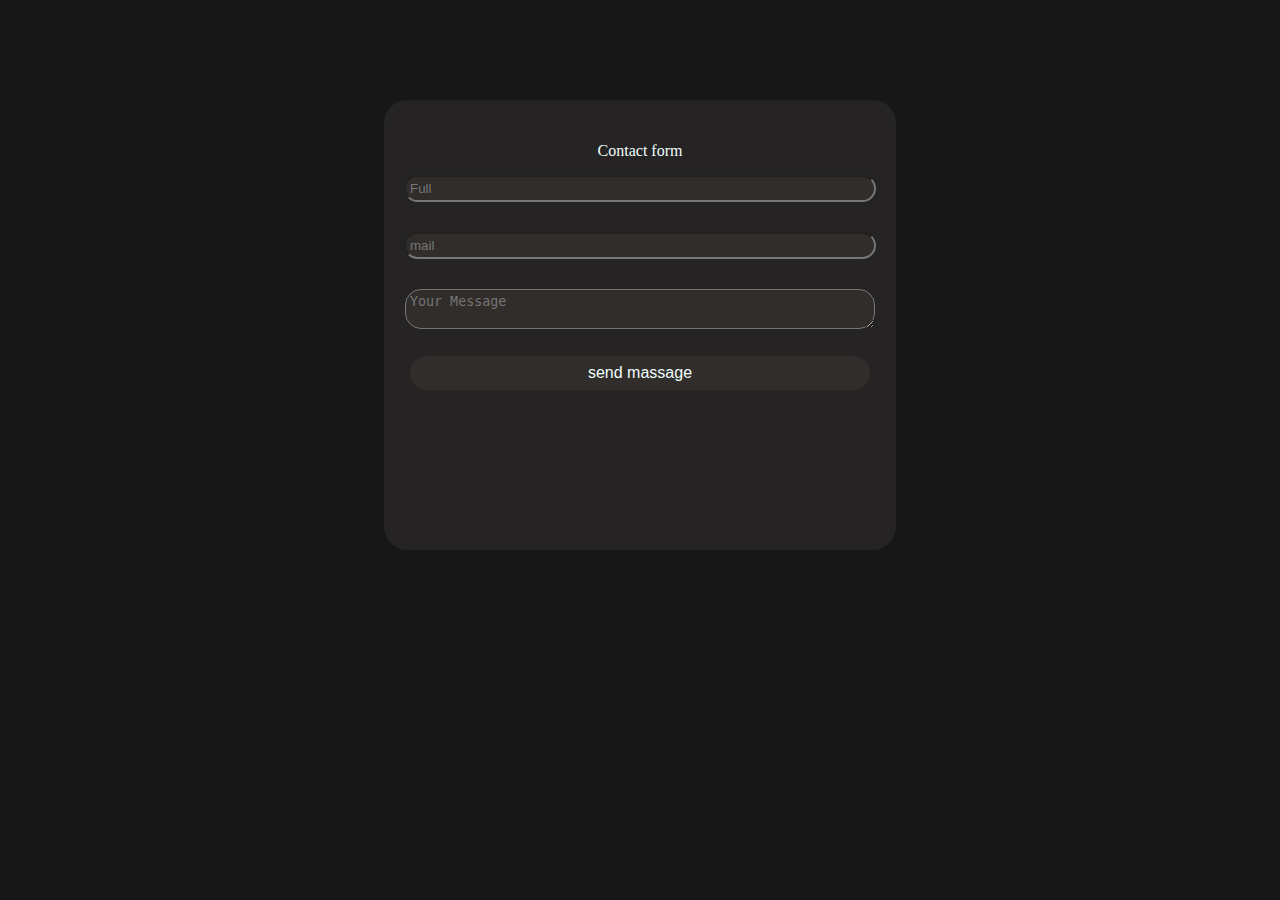
<file: PORTFOLIO/form.html>
<!DOCTYPE html>
<html lang="en">

<head>
    <meta charset="UTF-8">
    <meta name="viewport" content="width=device-width, initial-scale=1.0">
    <title>Document</title>
    <style>
        * {
            padding: 0;
            margin: 0;
        }

        body {
            background-color: rgb(24, 23, 23);
        }

        .container {
            background-color: rgb(37, 35, 35);
            height: 50vh;
            width: 40%;
            margin: 100px;
            border-radius: 23px
        }

        main {
            display: flex;
            justify-content: center;
            align-self: center;
            color: azure;
            min-height: 100vh;
        }

        .form {
            margin: 11px;
            display: flex;
            flex-direction: column;
            align-items: center;
            padding: 15px;
            margin-top: 27px;

        }

        .form .name {
            width: 100%;
            padding: 4px;
            margin: 15px;
            color: azure;
            background-color: rgba(49, 45, 43, 0.968);
            border-radius: 16px;
        }

        .form .mail {
            width: 100%;
            padding: 4px;
            margin: 15px;
            color: azure;
            background-color: rgba(49, 45, 43, 0.968);
            border-radius: 16px;
        }

        .form .form-input {
            width: 100%;
            padding: 4px;
            margin: 15px;
            color: azure;
            background-color: rgba(49, 45, 43, 0.968);
            border-radius: 16px;
        }

        .form .but {
            width: 100%;
            padding: 8px;
            margin: 12px;
            font-size: 1rem;
            color: azure;
            background-color: rgba(49, 45, 43, 0.968);
            border-radius: 21px;
            border: none;
            cursor: pointer;
            transition: 0.3s;
        }

        

        .form .but:hover {
            color: bisque;
            font-size: medium;
        }

        .form .mail:hover {
            color: bisque;
            font-size: medium;
        }

        .form .name:hover {
            color: bisque;
            font-size: medium;
        }

        .form .form-input:hover {
            color: bisque;
            font-size: medium;
        }
    </style>
</head>

<body>
    <main>

        <div class="container">

            <div class="form">
                Contact form
                <input name="name" type="text" class="name" type="text" value="" placeholder="Full">
                <input name="mail" type="text" class="mail " type="text" value="" placeholder="mail">
                <textarea name="message" class="form-input" placeholder="Your Message" required=""
                    data-form-input=""></textarea>
                <button name="but" class="but">send massage</button>
            </div>
        </div>
    </main>
</body>

</html>
</file>
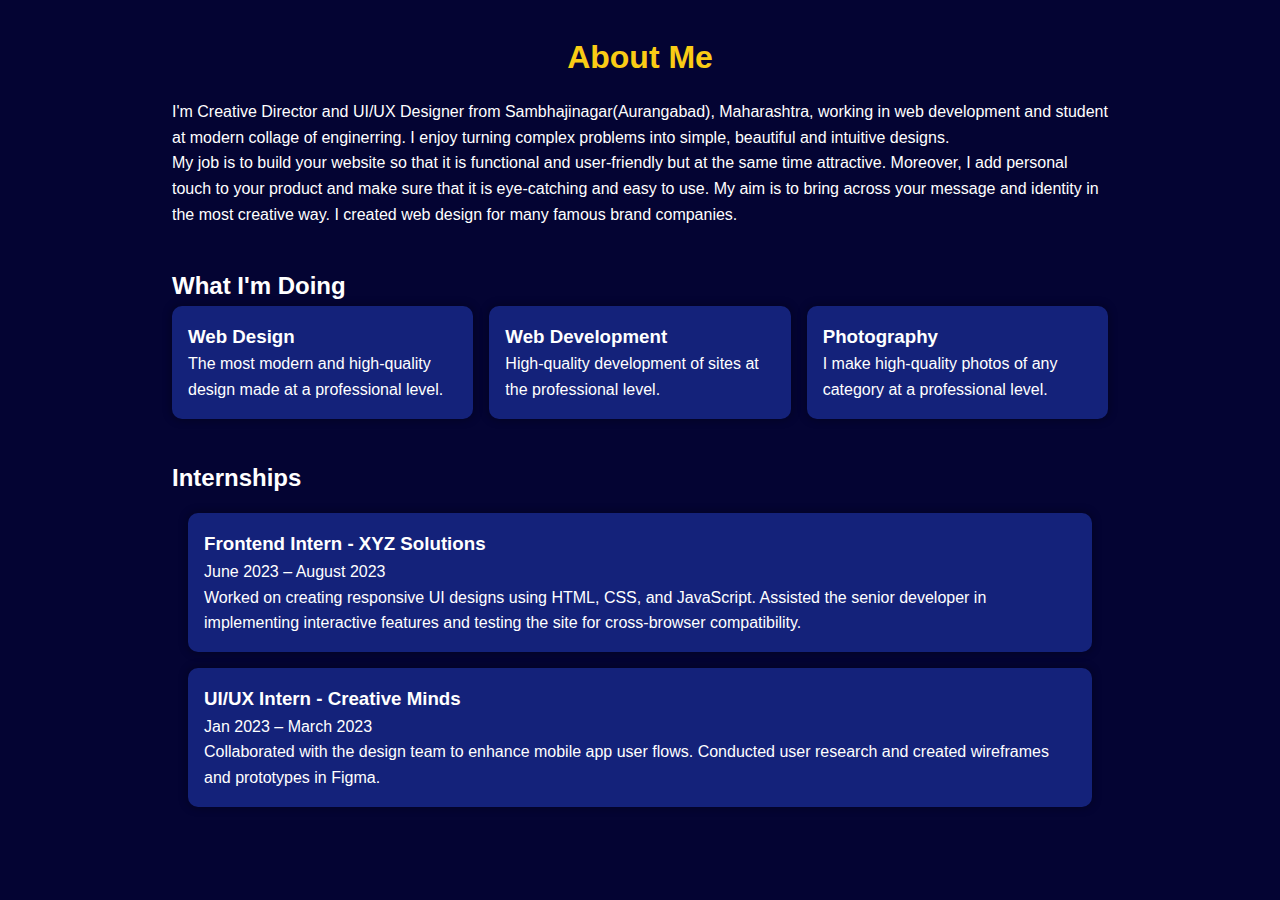
<file: PORTFOLIO/src/About.html>
<!DOCTYPE html>
<html lang="en">
<head>
  <meta charset="UTF-8" />
  <meta name="viewport" content="width=device-width, initial-scale=1.0"/>
  <title>About Me</title>
  <link rel="stylesheet" href="about.css"/>
</head>
<body>

  <main class="container">
    <section class="about">
      <h1 class="highlight">About Me</h1>
      <p>
        I'm Creative Director and UI/UX Designer from Sambhajinagar(Aurangabad), Maharashtra, working in web development and student at modern collage of enginerring.
        I enjoy turning complex problems into simple, beautiful and intuitive designs.
      </p>
      <p>
        My job is to build your website so that it is functional and user-friendly but at the same time attractive.
        Moreover, I add personal touch to your product and make sure that it is eye-catching and easy to use. My aim is to bring across your message and identity in the most creative way. I created web design for many famous brand companies.
      </p>
    </section>

    <section class="what-doing">
      <h2>What I'm Doing</h2>
      <div class="cards">
        <div class="card"><h3>Web Design</h3><p>The most modern and high-quality design made at a professional level.</p></div>
        <div class="card"><h3>Web Development</h3><p>High-quality development of sites at the professional level.</p></div>
        <div class="card"><h3>Photography</h3><p>I make high-quality photos of any category at a professional level.</p></div>
      </div>
    </section>

    <section class="internships">
      <h2>Internships</h2>
      <div class="cards1">
        <div class="card1">
          <h3>Frontend Intern - XYZ Solutions</h3>
          <p>June 2023 – August 2023</p>
          <p>Worked on creating responsive UI designs using HTML, CSS, and JavaScript. Assisted the senior developer in implementing interactive features and testing the site for cross-browser compatibility.</p>
        </div>
        <div class="card1">
          <h3>UI/UX Intern - Creative Minds</h3>
          <p>Jan 2023 – March 2023</p>
          <p>Collaborated with the design team to enhance mobile app user flows. Conducted user research and created wireframes and prototypes in Figma.</p>
        </div>
      </div>
    </section>
  </main>

</body>
</html>
</file>
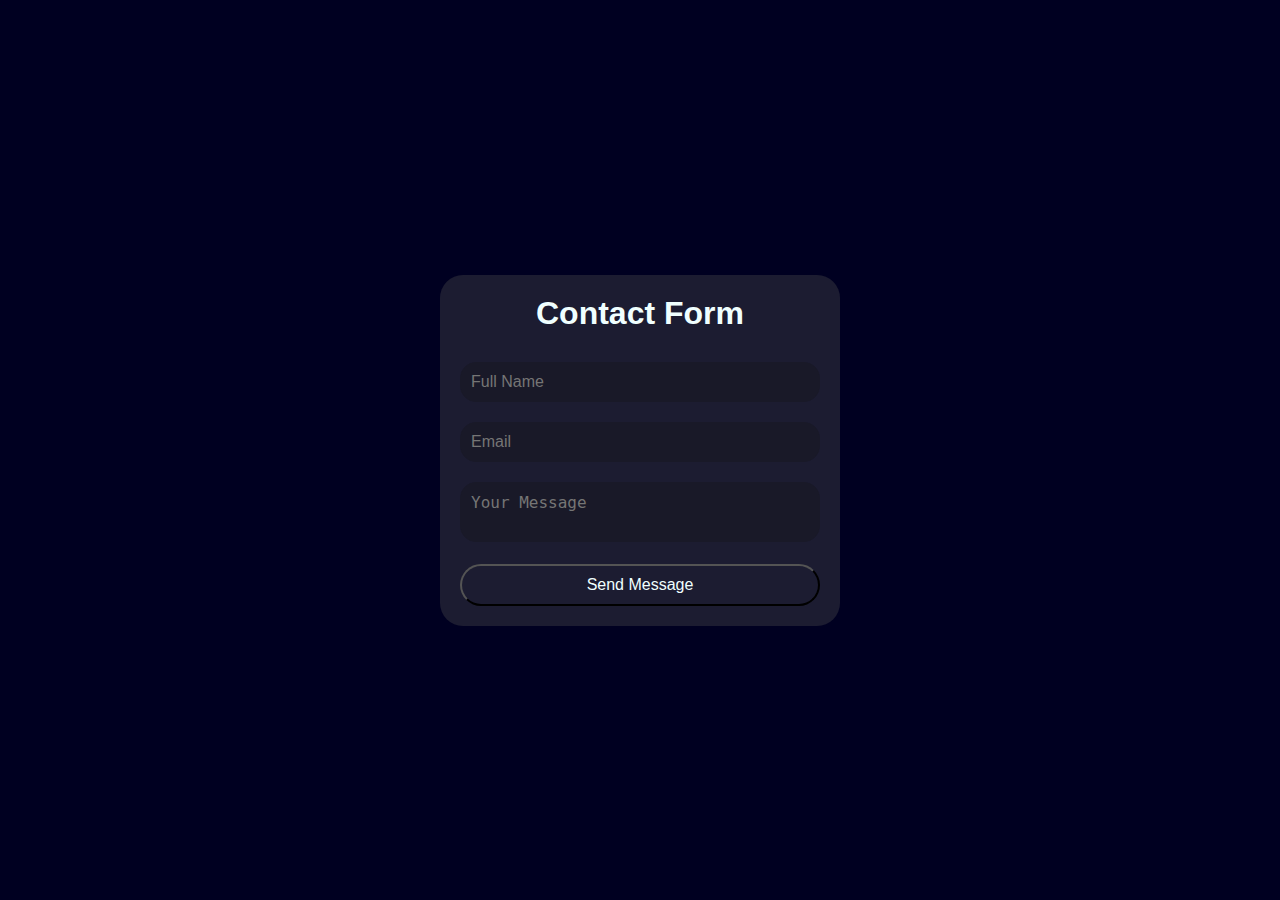
<file: PORTFOLIO/src/contact.html>
<!DOCTYPE html>
<html lang="en">

<head>
  <meta charset="UTF-8" />
  <meta name="viewport" content="width=device-width, initial-scale=1.0" />
  <title>Contact me</title>
  <link rel="stylesheet" href="contact.css">
</head>

<body>
  <main>
    <div class="container">
      <div class="form">
        <h2>Contact Form</h2>
        <input name="name" type="text" class="name" placeholder="Full Name" />
        <input name="mail" type="email" class="mail" placeholder="Email" />
        <textarea name="message" class="form-input" placeholder="Your Message" required></textarea>
        <button type="submit" class="but">Send Message</button>
      </div>
    </div>
  </main>
</body>

</html>
</file>
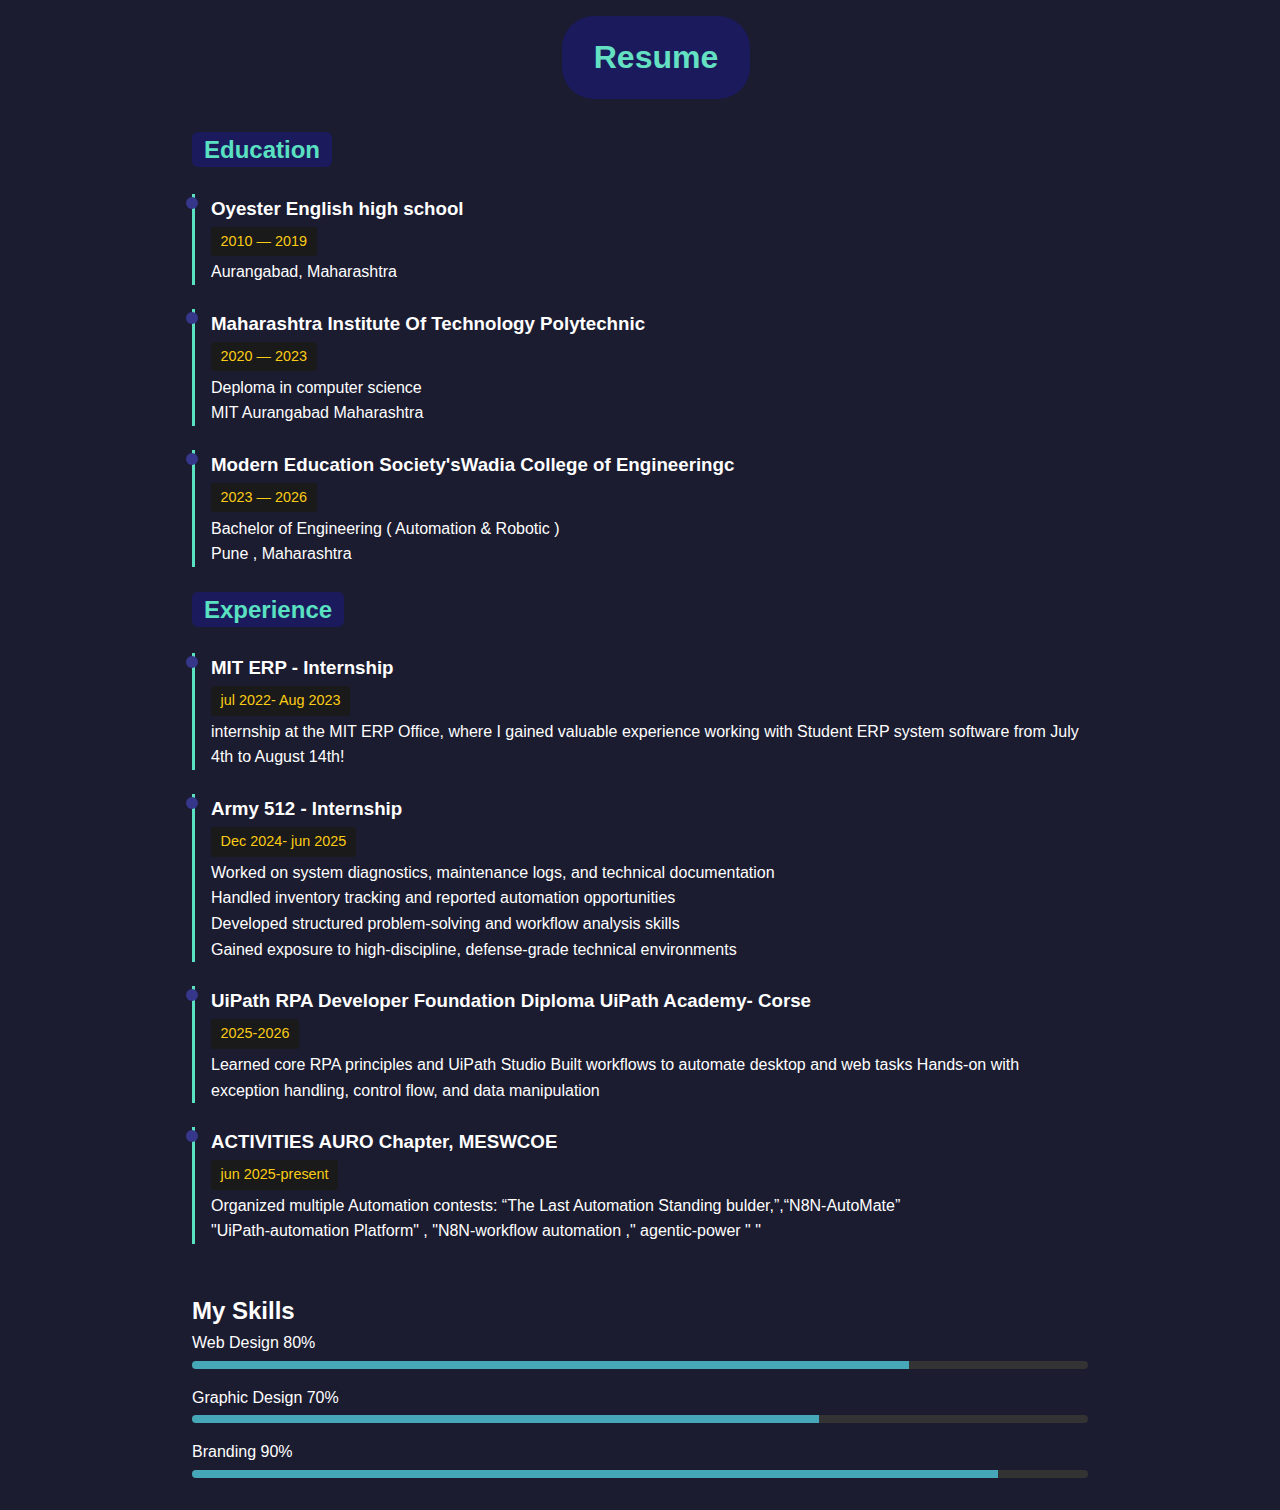
<file: PORTFOLIO/src/resume.html>
<!DOCTYPE html>
<html lang="en">

<head>
    <meta charset="UTF-8" />
    <meta name="viewport" content="width=device-width, initial-scale=1.0" />
    <title>Resume</title>
    <link rel="stylesheet" href="resume.css" />
</head>

<body>

    <header>
        <h1 class="title">Resume</h1>
    </header>

    <main class="container">
        <section class="education">
            <h2><span class="section-title">Education</span></h2>
            <div class="timeline-item">
                <h3 class="item-title">Oyester English high school </h3>
                <span class="year">2010 — 2019</span>
                <p>Aurangabad, Maharashtra</p>
            </div>
            <div class="timeline-item">
                <h3 class="item-title">Maharashtra Institute Of Technology Polytechnic</h3>
                <span class="year">2020 — 2023</span>
                <p>Deploma in computer science</p>
                <p>MIT Aurangabad Maharashtra</p>
            </div>
            <div class="timeline-item">
                <h3 class="item-title">Modern Education Society'sWadia College of Engineeringc</h3>
                <span class="year">2023 — 2026</span>
                <p>Bachelor of Engineering ( Automation & Robotic )</p>
                <p>Pune , Maharashtra</p>
            </div>
        </section>

        <section class="experience">
            <h2><span class="section-title">Experience</span></h2>
            <div class="timeline-item">
                <h3 class="item-title">
                    MIT ERP - Internship</h3>
                <span class="year">jul 2022- Aug 2023</span>
                <p>internship at the MIT ERP Office, where I gained valuable experience working with Student ERP system
                    software from July 4th to August 14th! </p>
            </div>
            <div class="timeline-item">
                <h3 class="item-title">Army 512 - Internship</h3>
                <span class="year">Dec 2024- jun 2025</span>
                <p>Worked on system diagnostics, maintenance logs, and technical documentation</p>
                <p>Handled inventory tracking and reported automation opportunities
                </p>
                <p>Developed structured problem-solving and workflow analysis skills</p>
                <p>Gained exposure to high-discipline, defense-grade technical environments</p>
            </div>
            <div class="timeline-item">
                <h3 class="item-title">UiPath RPA Developer Foundation Diploma
                    UiPath Academy- Corse</h3>
                <span class="year">2025-2026</span>
                <p>Learned core RPA principles and UiPath Studio

                    Built workflows to automate desktop and web tasks

                    Hands-on with exception handling, control flow, and data manipulation</p>
            </div>
            <div class="timeline-item">
                <h3 class="item-title">ACTIVITIES
                    AURO Chapter, MESWCOE</h3>
                <span class="year">jun 2025-present</span>
                <p>Organized multiple Automation contests: “The Last Automation Standing bulder,”,“N8N-AutoMate”</p>
                <p>"UiPath-automation Platform" , "N8N-workflow automation ," agentic-power " "</p>
            </div>
        </section>

        <section class="skills">
            <h2>My Skills</h2>
            <div class="skill">
                <span>Web Design 80%</span>
                <div class="progress-bar">
                    <div style="width: 80%"></div>
                </div>
            </div>
            <div class="skill">
                <span>Graphic Design 70%</span>
                <div class="progress-bar">
                    <div style="width: 70%"></div>
                </div>
            </div>
            <div class="skill">
                <span>Branding 90%</span>
                <div class="progress-bar">
                    <div style="width: 90%"></div>
                </div>
            </div>

        </section>
    </main>

</body>


</html>
</file>
<file: PORTFOLIO/src/about.css>
* {
  margin: 0;
  padding: 0;
  box-sizing: border-box;
}

body {
  background-color: rgb(4, 4, 51);
  color: white;
  font-family: 'Segoe UI', Tahoma, Geneva, Verdana, sans-serif;
  line-height: 1.6;
}

.navbar {
  background: #1a1a1a;
  padding: 1rem;
  text-align: center;
}

.navbar ul {
  list-style: none;
  display: flex;
  justify-content: center;
  gap: 2rem;
}

.navbar a {
  color: white;
  text-decoration: none;
}

.navbar a.active {
  color: #facc15;
}

.about h1{
    text-align: center;
}
.container {
  max-width: 1000px;
  margin: 2rem auto;
  padding: 0 2rem;
}

.highlight {
  color: #facc15;
  font-size: 2rem;
  margin-bottom: 1rem;
}

section {
  margin-bottom: 2.5rem;
}

.what-doing .cards,
.testimonials .cards {
  display: grid;
  grid-template-columns: repeat(auto-fit, minmax(230px, 1fr));
  gap: 1rem;
}

.card {
  background: rgb(20, 34, 122);
  padding: 1rem;
  border-radius: 10px;
  box-shadow: 0 0 10px rgba(0,0,0,0.4);
}

.testimonial h4 {
  color: #facc15;
}

.clients .logos {
  display: flex;
  flex-wrap: wrap;
  gap: 2rem;
  margin-top: 1rem;
}

.clients img {
  filter: grayscale(100%);
  opacity: 0.8;
  height: 40px;
}

.card1
{
  background: rgb(20, 34, 122);
  padding: 1rem;
  border-radius: 10px;
  box-shadow: 0 0 10px rgba(0,0,0,0.4);
  margin: 1rem;
}
</file>
<file: PORTFOLIO/src/contact.css>
* {
    padding: 0;
    margin: 0;
    box-sizing: border-box;
}

body {
    background-color: rgb(0, 0, 33);
    font-family: Arial, sans-serif;
    background-image: url("c:\Users\ABC\Downloads\backgroundform.png");
}

main {
    display: flex;
    justify-content: center;
    align-items: center;
    min-height: 100vh;
}

.container {
    background-color: rgb(28, 28, 49);
    width: 90%;
    max-width: 400px;
    padding: 20px;
    border-radius: 23px;
}

.form {
    display: flex;
    flex-direction: column;
    align-items: center;
    color: azure;
}

.form h2 {
    font-size: 3vw;
    text-align: center;
    margin-bottom: 20px;
}

.form input,
.form textarea {
    width: 100%;
    padding: 10px;
    margin: 10px 0;
    font-size: 1rem;
    color: azure;
    background-color: rgb(25, 25, 40);
    border: 0.1px solid rgb(25, 25, 40);
    border-radius: 16px;
    resize: none;
}

.form button {
    width: 100%;
    padding: 10px;
    margin-top: 12px;
    font-size: 1rem;
    color: azure;
    background-color: rgb(28, 28, 49);
    border: 1 solid rgb(25, 25, 40);
    border-radius: 21px;
    cursor: pointer;
    transition: 0.3s;
}

.form input:hover,
.form textarea:hover,
.form button:hover {
    color: bisque;
    font-size: 1.05rem;
}

/* Mobile-specific styles */
@media (max-width: 480px) {
    .form h2 {
        font-size: 7vw;
    }

    .form button {
        font-size: 1.1rem;
    }
}

/* Larger screen styles */
@media (min-width: 768px) {
    .form h2 {
        font-size: 2rem;
    }

    .form button {
        font-size: 1rem;
    }
}
</file>
<file: PORTFOLIO/src/resume.css>
* {
  margin: 0;
  padding: 0;
  box-sizing: border-box;
}

body {
  background-color: rgb(28, 28, 49);
  color: #fff;
  font-family: 'Segoe UI', Tahoma, Geneva, Verdana, sans-serif;
  line-height: 1.6;
}

/* .navbar {
  background: #1a1a1a;
  padding: 1rem;
  text-align: center;
} */

/* .navbar ul {
  list-style: none;
  display: flex;
  justify-content: center;
  gap: 2rem;
} */

/* .navbar a {
  color: #fff;
  text-decoration: none;
  font-weight: 500;
} */

.navbar a.active {
  color: #facc15;
}
header{
    display: flex;
    justify-content: center;
}

.title {
  color: rgb(100, 224, 195);
  font-size: 2rem;
  padding: 1rem 2rem;
  background-color: rgb(26, 26, 93);
  display: inline-block;
  margin-left: 2rem;
  margin-top: 1rem;
  border-radius: 2rem;
}

.container {
  max-width: 960px;
  margin: 2rem auto;
  padding: 0 2rem;
}

.section-title {
  background:rgb(26, 26, 93);
  color: rgb(90, 225, 193);
  padding: 0.25rem 0.75rem;
  border-radius: 6px;
  font-weight: bold;
}

.timeline-item {
  border-left: 3px solid rgb(90, 225, 193);
  padding-left: 1rem;
  margin: 1.5rem 0;
  position: relative;
}

.timeline-item::before {
  content: "";
  position: absolute;
  left: -9px;
  top: 0.2rem;
  width: 12px;
  height: 12px;
  background: rgb(54, 54, 138);
  border-radius: 50%;
}

.item-title {
  font-weight: bold;
}

.year {
  display: inline-block;
  margin: 0.2rem 0;
  background-color: #1a1a1a;
  color: #facc15;
  padding: 0.2rem 0.6rem;
  font-size: 0.9rem;
  border-radius: 3px;
}

.skills h2 {
  margin-top: 3rem;
}

.skill {
  margin-bottom: 1rem;
}

.skill span {
  display: block;
  margin-bottom: 0.3rem;
}

.progress-bar {
  background: #333;
  height: 8px;
  border-radius: 4px;
  overflow: hidden;
}

.progress-bar div {
  height: 100%;
  background: rgb(69, 167, 184);
}
</file>
